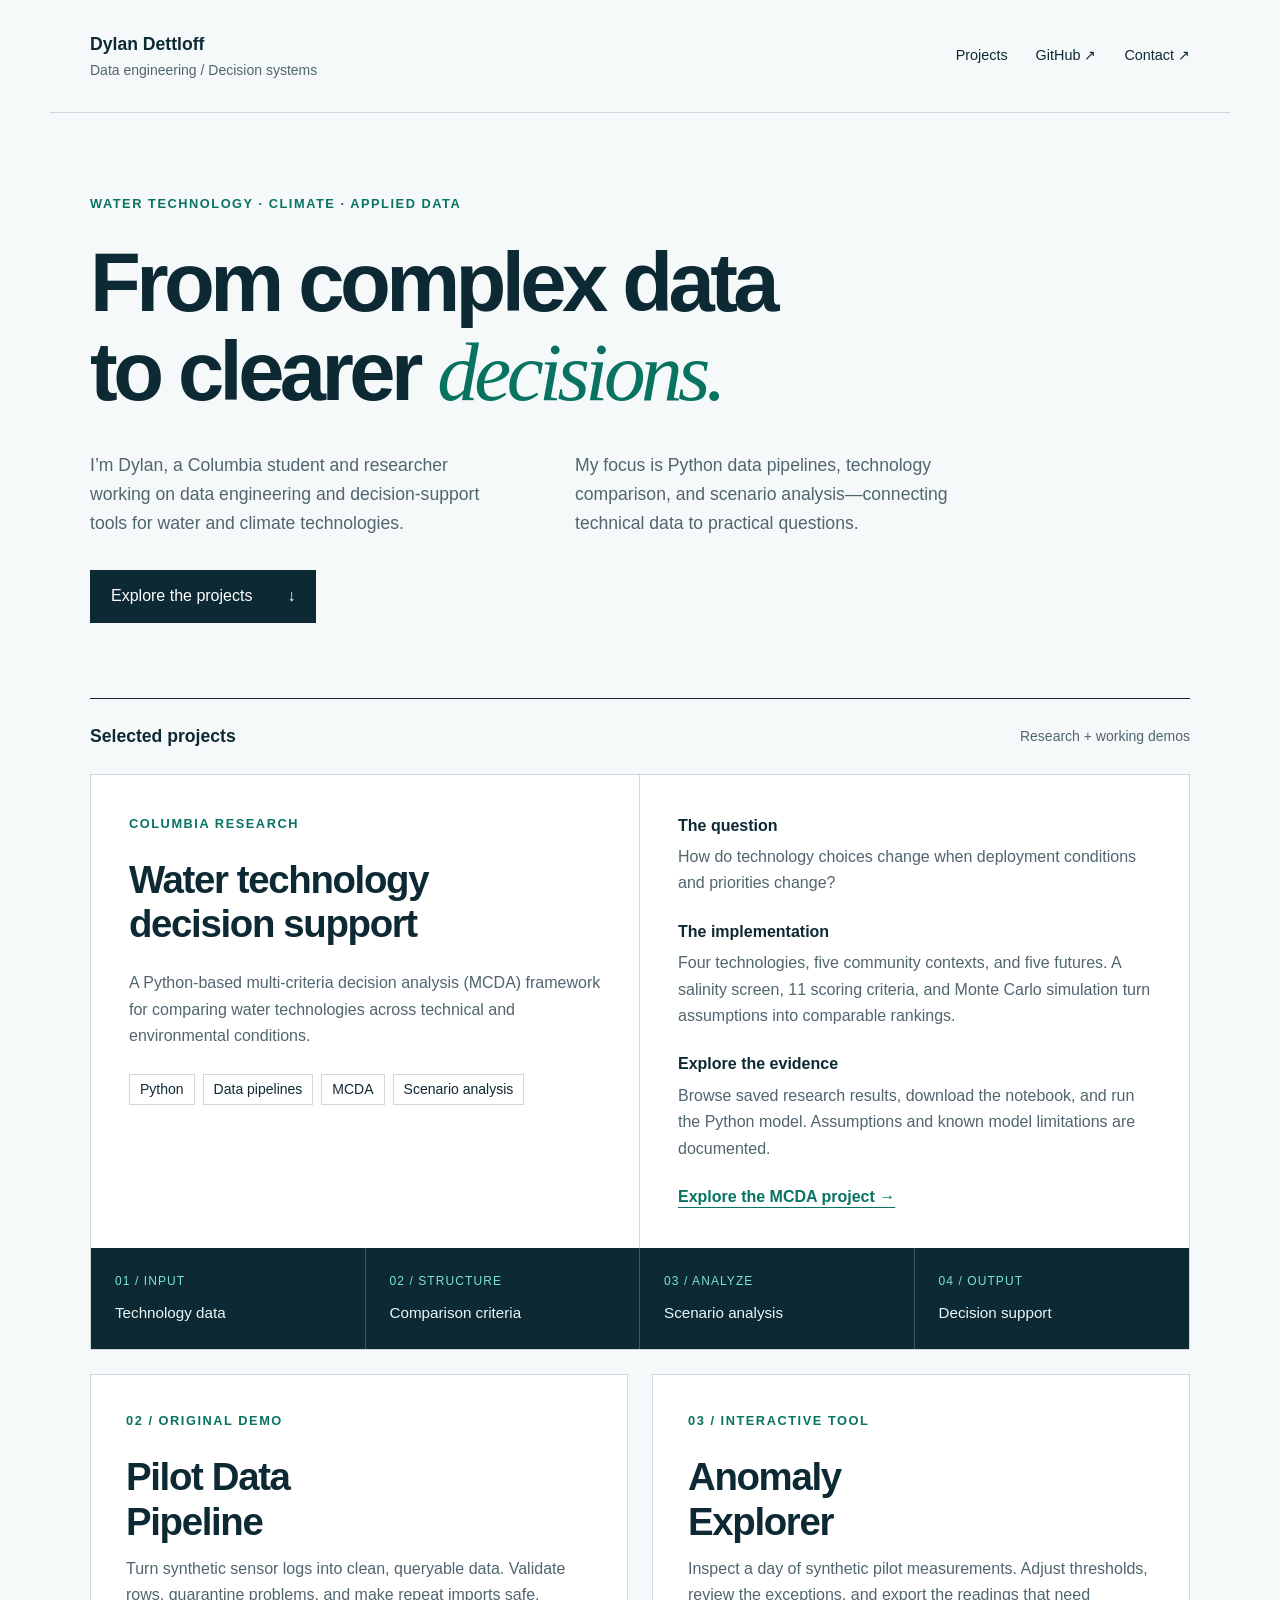
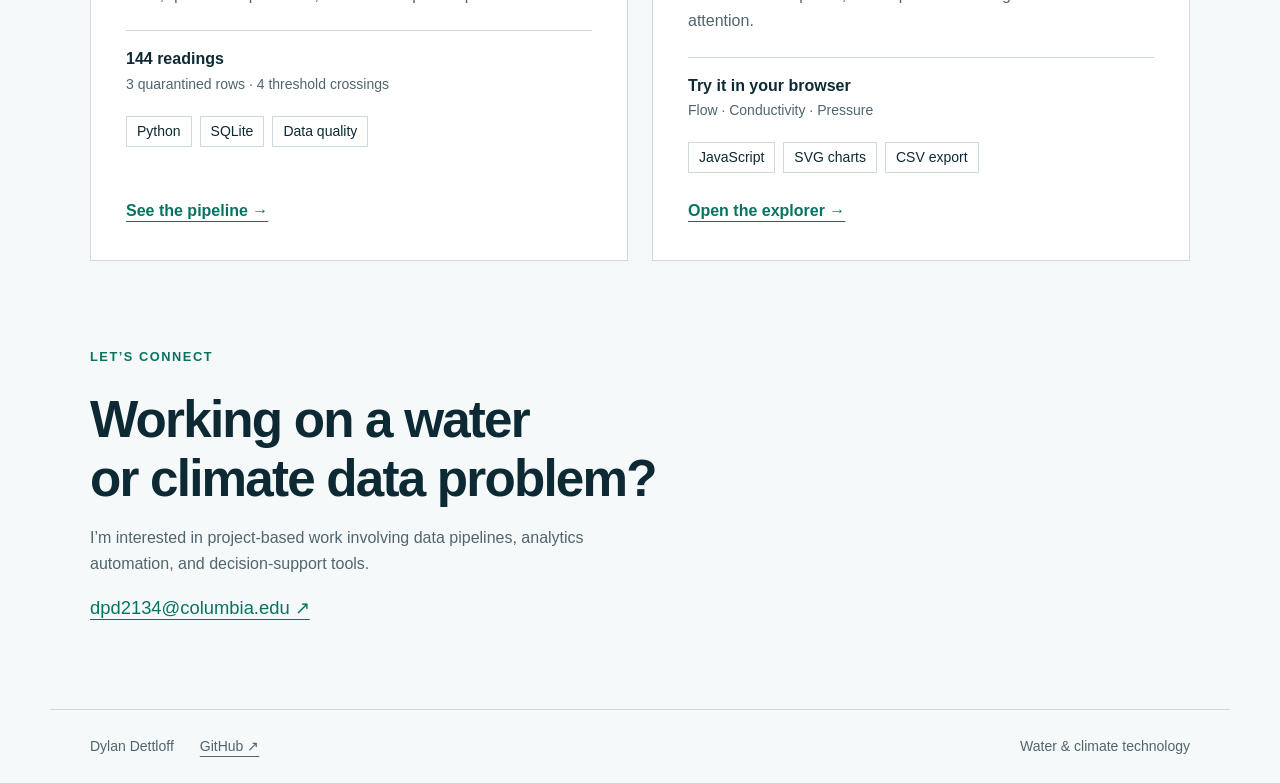
<file: index.html>
<!doctype html>
<html lang="en">
<head>
  <meta charset="utf-8">
  <meta name="viewport" content="width=device-width, initial-scale=1">
  <meta name="description" content="Dylan Dettloff — data engineering and decision-support tools for water and climate technologies.">
  <title>Dylan Dettloff | Data engineering & water technology</title>
  <link rel="icon" href="data:image/svg+xml,%3Csvg xmlns='http://www.w3.org/2000/svg' viewBox='0 0 32 32'%3E%3Crect width='32' height='32' rx='7' fill='%230d2933'/%3E%3Ctext x='6' y='23' font-size='21' font-family='Arial' fill='%237be4cf'%3ED%3C/text%3E%3C/svg%3E">
  <link rel="stylesheet" href="style.css">
</head>
<body>
  <a class="skip" href="#main">Skip to content</a>
  <header class="wrap"><a class="name" href="#">Dylan Dettloff<span>Data engineering / Decision systems</span></a><nav aria-label="Main navigation"><a href="#work">Projects</a><a href="https://github.com/dylandettloff">GitHub ↗</a><a href="mailto:dpd2134@columbia.edu">Contact ↗</a></nav></header>
  <main id="main">
    <section class="hero wrap">
      <p class="eyebrow">Water technology · Climate · Applied data</p>
      <h1>From complex data<br>to clearer <em>decisions.</em></h1>
      <div class="intro"><p>I’m Dylan, a Columbia student and researcher working on data engineering and decision-support tools for water and climate technologies.</p><p>My focus is Python data pipelines, technology comparison, and scenario analysis—connecting technical data to practical questions.</p></div>
      <a class="button" href="#work">Explore the projects <span aria-hidden="true">↓</span></a>
    </section>
    <section class="work wrap" id="work" aria-labelledby="work-title">
      <div class="section-heading"><h2 id="work-title">Selected projects</h2><span>Research + working demos</span></div>
      <article>
        <div class="project-intro"><p class="eyebrow">Columbia research</p><h3>Water technology<br>decision support</h3><p>A Python-based multi-criteria decision analysis (MCDA) framework for comparing water technologies across technical and environmental conditions.</p><div class="tags"><span>Python</span><span>Data pipelines</span><span>MCDA</span><span>Scenario analysis</span></div></div>
        <div class="project-detail"><h4>The question</h4><p>How do technology choices change when deployment conditions and priorities change?</p><h4>The implementation</h4><p>Four technologies, five community contexts, and five futures. A salinity screen, 11 scoring criteria, and Monte Carlo simulation turn assumptions into comparable rankings.</p><h4>Explore the evidence</h4><p>Browse saved research results, download the notebook, and run the Python model. Assumptions and known model limitations are documented.</p><a class="project-link" href="projects/desalination-mcda/">Explore the MCDA project →</a></div>
        <div class="flow" aria-label="Conceptual workflow: technology data, comparison criteria, scenario analysis, decision support"><div><span>01 / INPUT</span><strong>Technology data</strong></div><div><span>02 / STRUCTURE</span><strong>Comparison criteria</strong></div><div><span>03 / ANALYZE</span><strong>Scenario analysis</strong></div><div><span>04 / OUTPUT</span><strong>Decision support</strong></div></div>
      </article>
      <div class="demo-grid">
        <article class="demo-card"><p class="eyebrow">02 / Original demo</p><h3>Pilot Data<br>Pipeline</h3><p>Turn synthetic sensor logs into clean, queryable data. Validate rows, quarantine problems, and make repeat imports safe.</p><div class="mini-evidence"><strong>144 readings</strong><span>3 quarantined rows · 4 threshold crossings</span></div><div class="tags"><span>Python</span><span>SQLite</span><span>Data quality</span></div><a class="project-link" href="projects/pilot-data-pipeline/">See the pipeline →</a></article>
        <article class="demo-card"><p class="eyebrow">03 / Interactive tool</p><h3>Anomaly<br>Explorer</h3><p>Inspect a day of synthetic pilot measurements. Adjust thresholds, review the exceptions, and export the readings that need attention.</p><div class="mini-evidence"><strong>Try it in your browser</strong><span>Flow · Conductivity · Pressure</span></div><div class="tags"><span>JavaScript</span><span>SVG charts</span><span>CSV export</span></div><a class="project-link" href="projects/anomaly-explorer/">Open the explorer →</a></article>
      </div>
    </section>
    <section class="contact wrap" aria-labelledby="contact-title"><p class="eyebrow">Let’s connect</p><h2 id="contact-title">Working on a water<br>or climate data problem?</h2><p>I’m interested in project-based work involving data pipelines, analytics automation, and decision-support tools.</p><a href="mailto:dpd2134@columbia.edu">dpd2134@columbia.edu ↗</a></section>
  </main>
  <footer class="wrap"><span>Dylan Dettloff</span><a href="https://github.com/dylandettloff">GitHub ↗</a><span>Water & climate technology</span></footer>
</body>
</html>
</file>
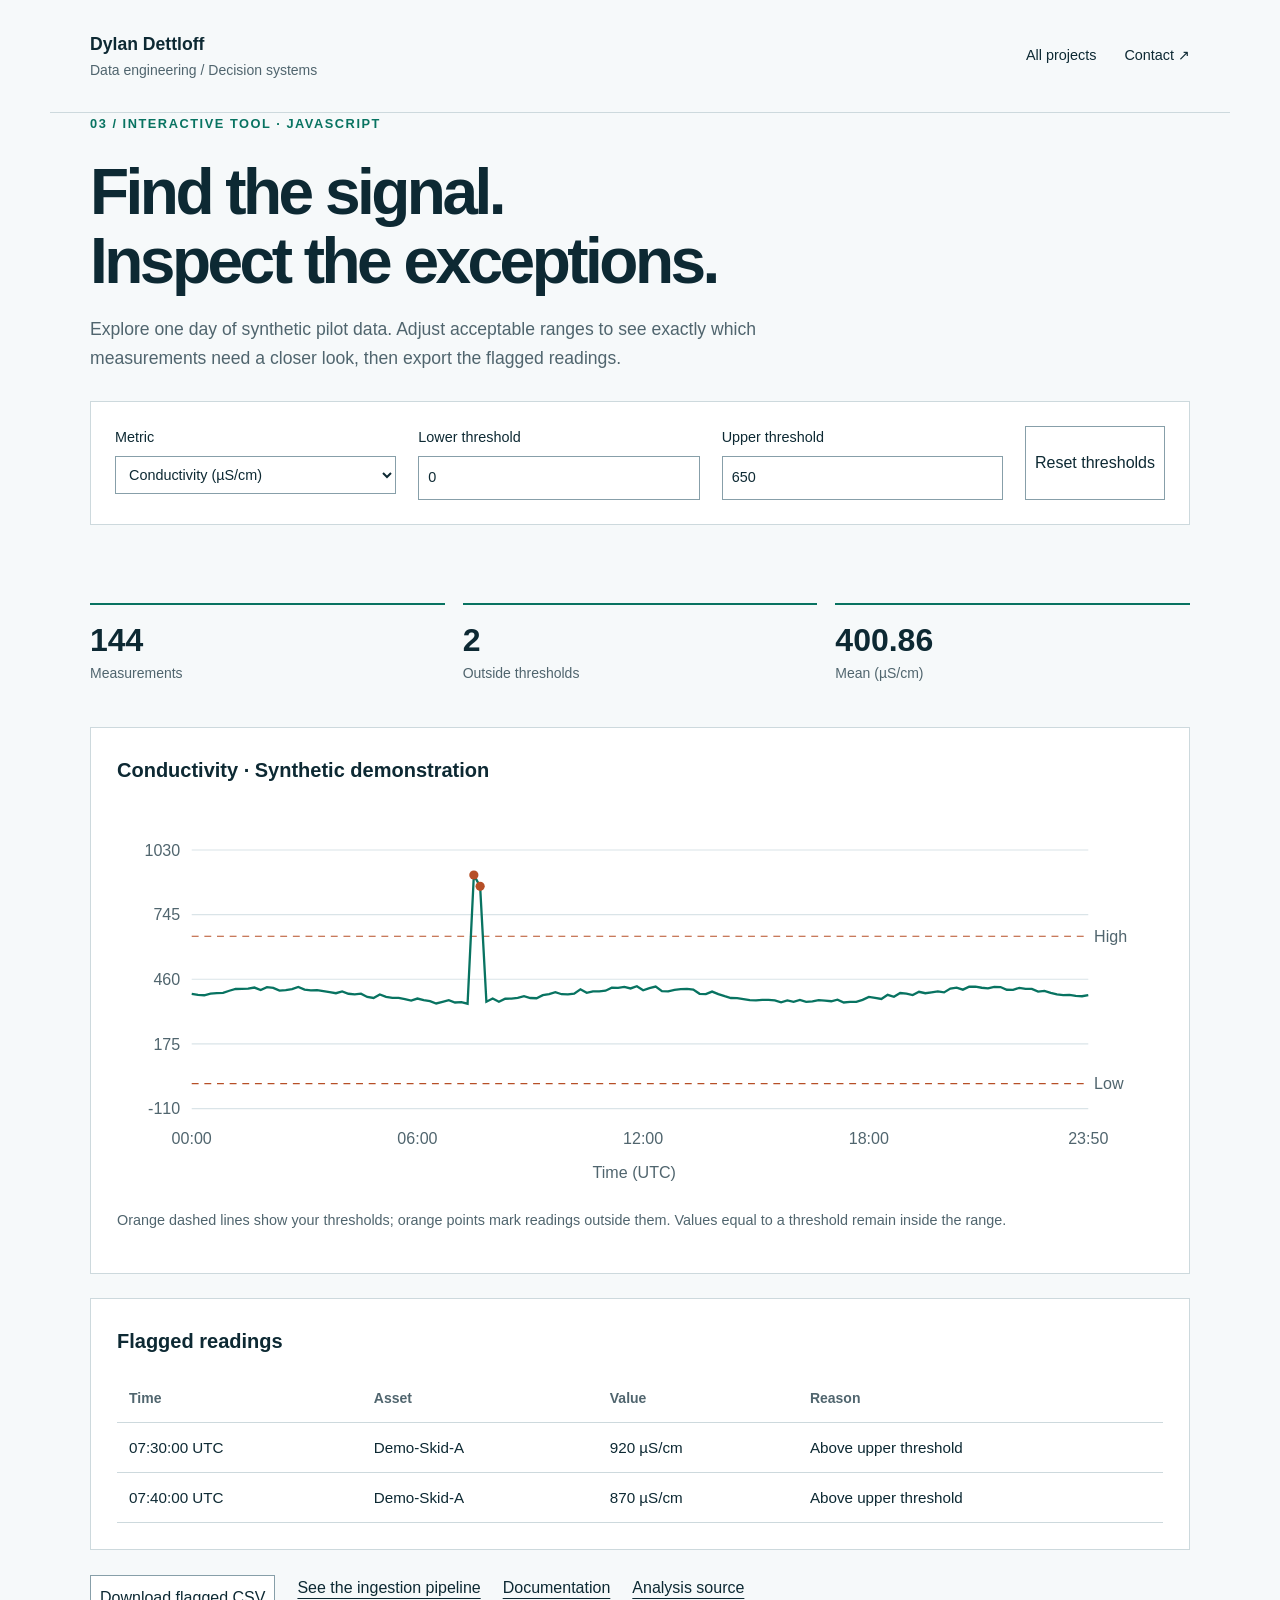
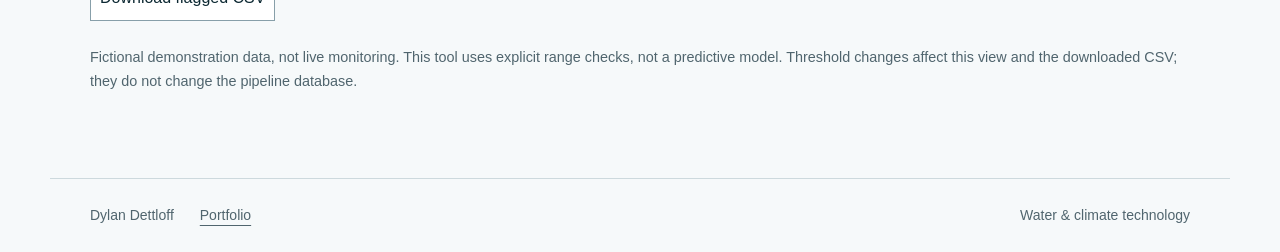
<file: projects/anomaly-explorer/index.html>
<!doctype html>
<html lang="en"><head><meta charset="utf-8"><meta name="viewport" content="width=device-width,initial-scale=1">
<title>Anomaly Explorer | Dylan Dettloff</title><meta name="description" content="Anomaly Explorer — a data engineering portfolio project by Dylan Dettloff.">
<link rel="icon" href="data:image/svg+xml,%3Csvg xmlns='http://www.w3.org/2000/svg' viewBox='0 0 32 32'%3E%3Crect width='32' height='32' rx='7' fill='%230d2933'/%3E%3Ctext x='6' y='23' font-size='21' font-family='Arial' fill='%237be4cf'%3ED%3C/text%3E%3C/svg%3E">
<link rel="stylesheet" href="../../style.css"><link rel="stylesheet" href="../../project.css"></head><body>
<a class="skip" href="#main">Skip to content</a><header class="wrap"><a class="name" href="../../">Dylan Dettloff<span>Data engineering / Decision systems</span></a><nav aria-label="Main navigation"><a href="../../#work">All projects</a><a href="mailto:dpd2134@columbia.edu">Contact ↗</a></nav></header>
<main id="main" class="wrap project-page">
<p class="eyebrow">03 / Interactive tool · JavaScript</p><h1>Find the signal.<br>Inspect the exceptions.</h1><p class="lede">Explore one day of synthetic pilot data. Adjust acceptable ranges to see exactly which measurements need a closer look, then export the flagged readings.</p>
<div class="controls"><label>Metric<select id="metric"><option value="conductivity_us_cm">Conductivity (µS/cm)</option><option value="flow_lpm">Flow (L/min)</option><option value="pressure_bar">Pressure (bar)</option></select></label><label>Lower threshold<input id="low" type="number" step="any"></label><label>Upper threshold<input id="high" type="number" step="any"></label><button id="reset" type="button">Reset thresholds</button></div>
<p id="error" class="error" role="alert"></p><noscript><p>Enable JavaScript to use this tool. The sample dataset is available from the pipeline project.</p></noscript>
<div id="results"><div class="stats" aria-live="polite"><div class="stat"><strong id="count">—</strong><span>Measurements</span></div><div class="stat"><strong id="flagged">—</strong><span>Outside thresholds</span></div><div class="stat"><strong id="mean">—</strong><span id="mean-label">Mean</span></div></div>
<section class="panel"><h2 id="chart-title">Synthetic measurements</h2><svg id="chart" class="chart" viewBox="0 0 910 340" role="img" aria-label="Synthetic measurement chart"></svg><p class="note">Orange dashed lines show your thresholds; orange points mark readings outside them. Values equal to a threshold remain inside the range.</p></section>
<section class="panel"><h2>Flagged readings</h2><p id="empty" hidden>No readings fall outside these thresholds.</p><div class="table-wrap"><table><thead><tr><th>Time</th><th>Asset</th><th>Value</th><th>Reason</th></tr></thead><tbody></tbody></table></div></section></div>
<div class="links"><button id="download" type="button">Download flagged CSV</button><a href="../pilot-data-pipeline/">See the ingestion pipeline</a><a href="README.md">Documentation</a><a href="analyze.js">Analysis source</a></div><p class="note">Fictional demonstration data, not live monitoring. This tool uses explicit range checks, not a predictive model. Threshold changes affect this view and the downloaded CSV; they do not change the pipeline database.</p>
</main><footer class="wrap"><span>Dylan Dettloff</span><a href="../../">Portfolio</a><span>Water & climate technology</span></footer><script src="data.js"></script><script src="analyze.js"></script><script src="app.js"></script></body></html>
</file>
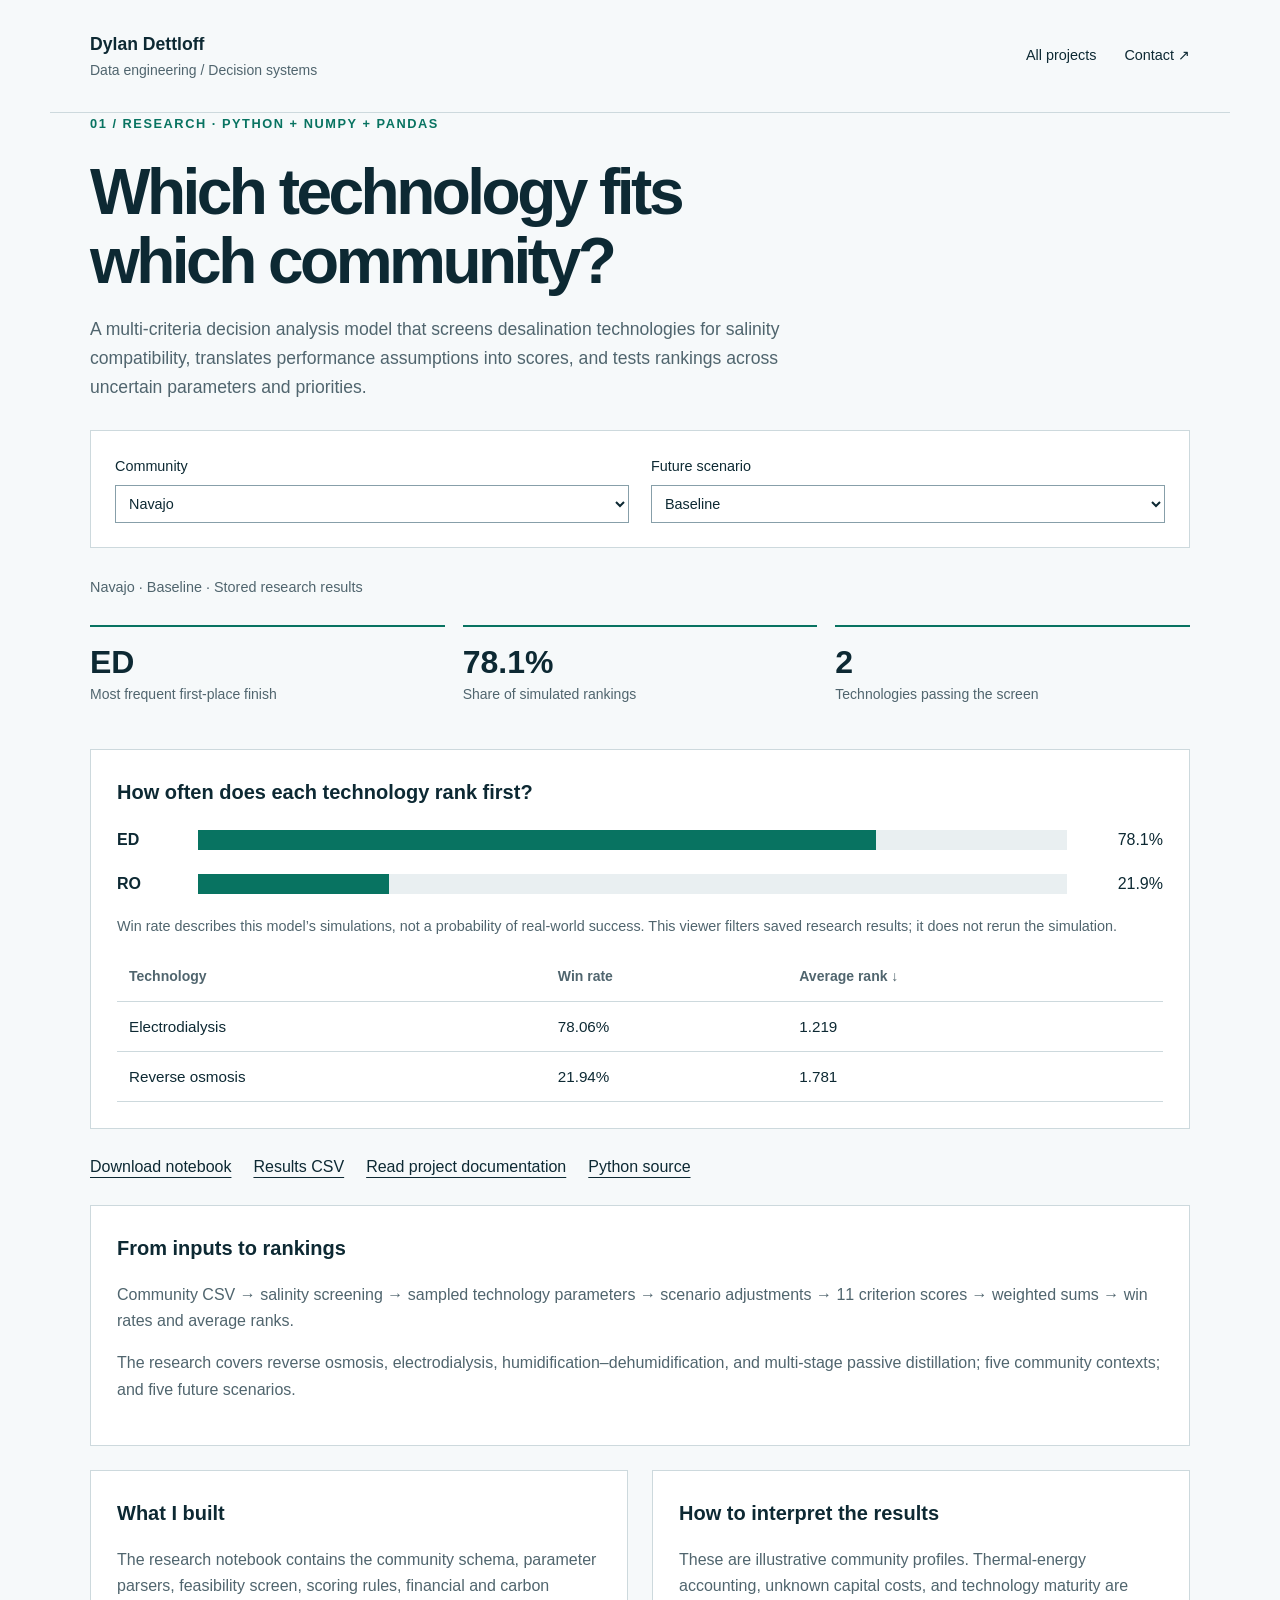
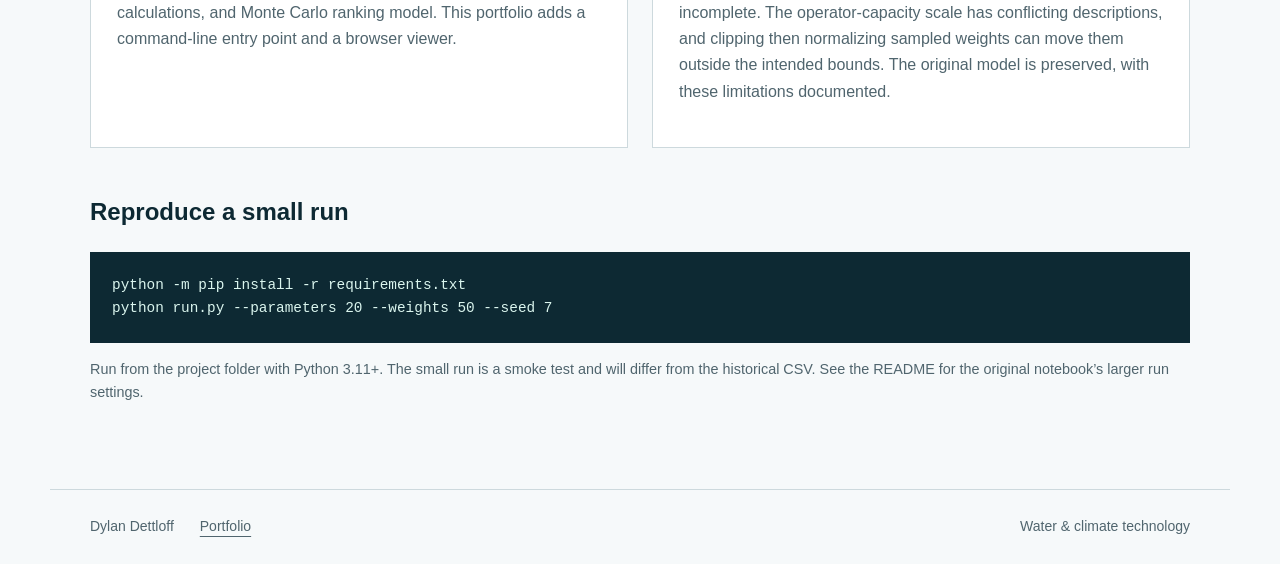
<file: projects/desalination-mcda/index.html>
<!doctype html>
<html lang="en"><head><meta charset="utf-8"><meta name="viewport" content="width=device-width,initial-scale=1">
<title>Desalination MCDA | Dylan Dettloff</title><meta name="description" content="Desalination MCDA — a data engineering portfolio project by Dylan Dettloff.">
<link rel="icon" href="data:image/svg+xml,%3Csvg xmlns='http://www.w3.org/2000/svg' viewBox='0 0 32 32'%3E%3Crect width='32' height='32' rx='7' fill='%230d2933'/%3E%3Ctext x='6' y='23' font-size='21' font-family='Arial' fill='%237be4cf'%3ED%3C/text%3E%3C/svg%3E">
<link rel="stylesheet" href="../../style.css"><link rel="stylesheet" href="../../project.css"></head><body>
<a class="skip" href="#main">Skip to content</a><header class="wrap"><a class="name" href="../../">Dylan Dettloff<span>Data engineering / Decision systems</span></a><nav aria-label="Main navigation"><a href="../../#work">All projects</a><a href="mailto:dpd2134@columbia.edu">Contact ↗</a></nav></header>
<main id="main" class="wrap project-page">
<p class="eyebrow">01 / Research · Python + NumPy + pandas</p><h1>Which technology fits<br>which community?</h1>
<p class="lede">A multi-criteria decision analysis model that screens desalination technologies for salinity compatibility, translates performance assumptions into scores, and tests rankings across uncertain parameters and priorities.</p>
<div class="controls"><label>Community<select id="community"></select></label><label>Future scenario<select id="future"></select></label></div>
<noscript><p>Enable JavaScript for interactive results, or download the results CSV below.</p></noscript>
<p id="context" class="note"></p><div class="stats" aria-live="polite"><div class="stat"><strong id="winner">—</strong><span>Most frequent first-place finish</span></div><div class="stat"><strong id="win-rate">—</strong><span>Share of simulated rankings</span></div><div class="stat"><strong id="feasible">—</strong><span>Technologies passing the screen</span></div></div>
<section class="panel"><h2>How often does each technology rank first?</h2><div id="bars"></div><p class="note">Win rate describes this model’s simulations, not a probability of real-world success. This viewer filters saved research results; it does not rerun the simulation.</p><div class="table-wrap"><table><thead><tr><th>Technology</th><th>Win rate</th><th>Average rank ↓</th></tr></thead><tbody></tbody></table></div></section>
<div class="links"><a href="research.ipynb" download>Download notebook</a><a href="desal_mcda_param_futures_summary.csv" download>Results CSV</a><a href="README.md">Read project documentation</a><a href="model.py">Python source</a></div>
<section class="panel"><h2>From inputs to rankings</h2><p>Community CSV → salinity screening → sampled technology parameters → scenario adjustments → 11 criterion scores → weighted sums → win rates and average ranks.</p><p>The research covers reverse osmosis, electrodialysis, humidification–dehumidification, and multi-stage passive distillation; five community contexts; and five future scenarios.</p></section>
<div class="two-col"><section class="panel"><h2>What I built</h2><p>The research notebook contains the community schema, parameter parsers, feasibility screen, scoring rules, financial and carbon calculations, and Monte Carlo ranking model. This portfolio adds a command-line entry point and a browser viewer.</p></section><section class="panel"><h2>How to interpret the results</h2><p>These are illustrative community profiles. Thermal-energy accounting, unknown capital costs, and technology maturity are incomplete. The operator-capacity scale has conflicting descriptions, and clipping then normalizing sampled weights can move them outside the intended bounds. The original model is preserved, with these limitations documented.</p></section></div>
<h2>Reproduce a small run</h2><pre>python -m pip install -r requirements.txt
python run.py --parameters 20 --weights 50 --seed 7</pre><p class="note">Run from the project folder with Python 3.11+. The small run is a smoke test and will differ from the historical CSV. See the README for the original notebook’s larger run settings.</p>
</main><footer class="wrap"><span>Dylan Dettloff</span><a href="../../">Portfolio</a><span>Water & climate technology</span></footer><script src="data.js"></script><script src="app.js"></script></body></html>
</file>
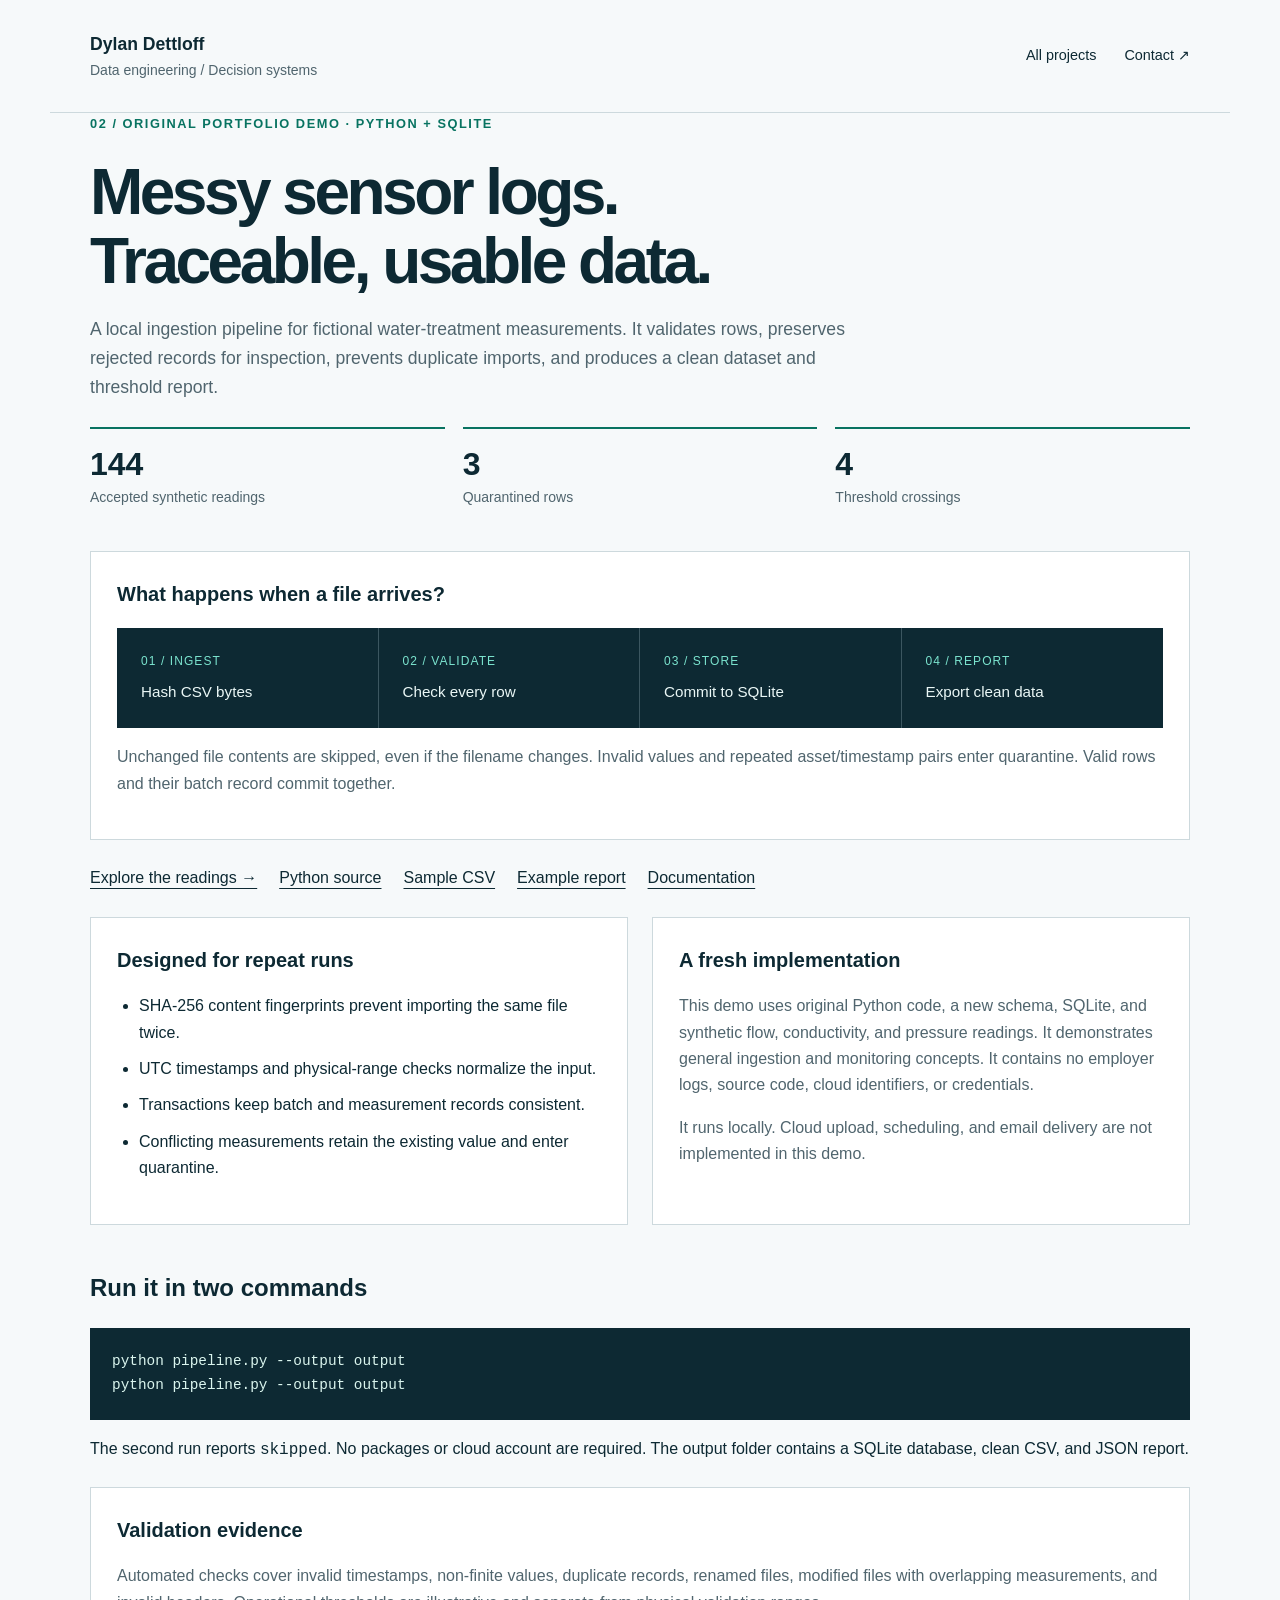
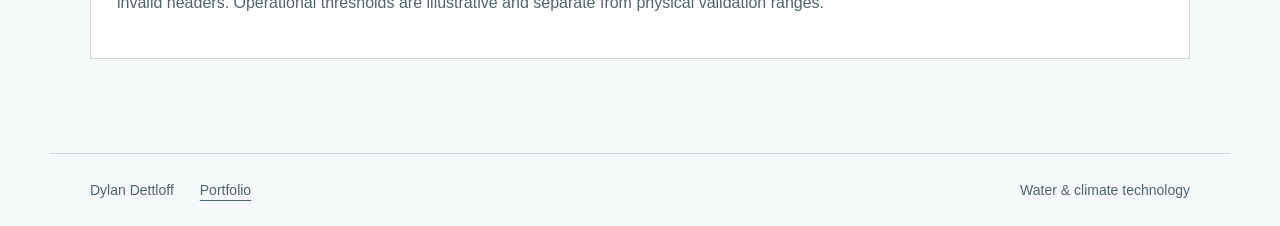
<file: projects/pilot-data-pipeline/index.html>
<!doctype html>
<html lang="en"><head><meta charset="utf-8"><meta name="viewport" content="width=device-width,initial-scale=1">
<title>Pilot Data Pipeline | Dylan Dettloff</title><meta name="description" content="Pilot Data Pipeline — a data engineering portfolio project by Dylan Dettloff.">
<link rel="icon" href="data:image/svg+xml,%3Csvg xmlns='http://www.w3.org/2000/svg' viewBox='0 0 32 32'%3E%3Crect width='32' height='32' rx='7' fill='%230d2933'/%3E%3Ctext x='6' y='23' font-size='21' font-family='Arial' fill='%237be4cf'%3ED%3C/text%3E%3C/svg%3E">
<link rel="stylesheet" href="../../style.css"><link rel="stylesheet" href="../../project.css"></head><body>
<a class="skip" href="#main">Skip to content</a><header class="wrap"><a class="name" href="../../">Dylan Dettloff<span>Data engineering / Decision systems</span></a><nav aria-label="Main navigation"><a href="../../#work">All projects</a><a href="mailto:dpd2134@columbia.edu">Contact ↗</a></nav></header>
<main id="main" class="wrap project-page">
<p class="eyebrow">02 / Original portfolio demo · Python + SQLite</p><h1>Messy sensor logs.<br>Traceable, usable data.</h1><p class="lede">A local ingestion pipeline for fictional water-treatment measurements. It validates rows, preserves rejected records for inspection, prevents duplicate imports, and produces a clean dataset and threshold report.</p>
<div class="stats"><div class="stat"><strong>144</strong><span>Accepted synthetic readings</span></div><div class="stat"><strong>3</strong><span>Quarantined rows</span></div><div class="stat"><strong>4</strong><span>Threshold crossings</span></div></div>
<section class="panel"><h2>What happens when a file arrives?</h2><div class="flow"><div><span>01 / INGEST</span><strong>Hash CSV bytes</strong></div><div><span>02 / VALIDATE</span><strong>Check every row</strong></div><div><span>03 / STORE</span><strong>Commit to SQLite</strong></div><div><span>04 / REPORT</span><strong>Export clean data</strong></div></div><p>Unchanged file contents are skipped, even if the filename changes. Invalid values and repeated asset/timestamp pairs enter quarantine. Valid rows and their batch record commit together.</p></section>
<div class="links"><a href="../anomaly-explorer/">Explore the readings →</a><a href="pipeline.py">Python source</a><a href="sample-data/synthetic-day.csv" download>Sample CSV</a><a href="example-report.json" download>Example report</a><a href="README.md">Documentation</a></div>
<div class="two-col"><section class="panel"><h2>Designed for repeat runs</h2><ul><li>SHA-256 content fingerprints prevent importing the same file twice.</li><li>UTC timestamps and physical-range checks normalize the input.</li><li>Transactions keep batch and measurement records consistent.</li><li>Conflicting measurements retain the existing value and enter quarantine.</li></ul></section><section class="panel"><h2>A fresh implementation</h2><p>This demo uses original Python code, a new schema, SQLite, and synthetic flow, conductivity, and pressure readings. It demonstrates general ingestion and monitoring concepts. It contains no employer logs, source code, cloud identifiers, or credentials.</p><p>It runs locally. Cloud upload, scheduling, and email delivery are not implemented in this demo.</p></section></div>
<h2>Run it in two commands</h2><pre>python pipeline.py --output output
python pipeline.py --output output</pre><p>The second run reports <code>skipped</code>. No packages or cloud account are required. The output folder contains a SQLite database, clean CSV, and JSON report.</p>
<section class="panel"><h2>Validation evidence</h2><p>Automated checks cover invalid timestamps, non-finite values, duplicate records, renamed files, modified files with overlapping measurements, and invalid headers. Operational thresholds are illustrative and separate from physical validation ranges.</p></section>
</main><footer class="wrap"><span>Dylan Dettloff</span><a href="../../">Portfolio</a><span>Water & climate technology</span></footer></body></html>
</file>
<file: style.css>
:root{color-scheme:light;--ink:#0d2933;--muted:#50656e;--accent:#087361;--line:#cdd9dd;--paper:#f6f9fa}*{box-sizing:border-box}html{scroll-behavior:smooth;scroll-padding-top:2rem}body{margin:0;background:var(--paper);color:var(--ink);font:1rem/1.65 -apple-system,BlinkMacSystemFont,"Segoe UI",sans-serif}a{color:inherit;text-underline-offset:5px}a:focus-visible{outline:3px solid var(--accent);outline-offset:6px}.wrap{max-width:1180px;margin:auto;padding-left:40px;padding-right:40px}.draft{padding:9px 20px;text-align:center;background:var(--ink);color:#e0f6f3;font-size:.875rem}.skip{position:absolute;left:12px;top:-100px;background:white;padding:12px;z-index:5}.skip:focus{top:12px}header{display:flex;justify-content:space-between;align-items:center;padding-top:30px;padding-bottom:30px;border-bottom:1px solid var(--line)}.name{font-weight:700;text-decoration:none;font-size:1.1rem}.name span{display:block;color:var(--muted);font-size:.875rem;font-weight:400}nav{display:flex;gap:28px;font-size:.9rem}nav a{text-decoration:none}.hero{padding-top:80px;padding-bottom:75px}.eyebrow{text-transform:uppercase;letter-spacing:.12em;font-size:.8rem;font-weight:650;color:var(--accent);margin:0 0 24px}h1{font-size:clamp(2.8rem,6.5vw,5.5rem);letter-spacing:-.055em;line-height:1.07;font-weight:550;margin:0 0 34px}h1 em{font-family:Georgia,serif;font-weight:400;color:var(--accent)}.intro{display:grid;grid-template-columns:1fr 1fr;gap:70px;max-width:900px}.intro p{margin:0;color:var(--muted);font-size:1.1rem}.button{display:inline-flex;gap:35px;align-items:center;margin-top:32px;background:var(--ink);color:white;text-decoration:none;padding:13px 21px}.section-heading{display:flex;justify-content:space-between;align-items:center;border-top:1px solid var(--ink);padding:23px 0}.section-heading h2{font-size:1.1rem;margin:0}.section-heading>span{font-size:.875rem;color:var(--muted)}article{background:white;border:1px solid var(--line);display:grid;grid-template-columns:1fr 1fr}.project-intro,.project-detail{padding:38px}.project-intro{border-right:1px solid var(--line)}h3{font-size:2.4rem;line-height:1.15;letter-spacing:-.035em;margin:0 0 24px}article p{color:var(--muted)}h4{font-size:1rem;margin:0 0 5px}.project-detail p{margin:0 0 22px}.project-detail p:last-child{margin-bottom:0}.tags{display:flex;flex-wrap:wrap;gap:8px;margin-top:25px}.tags span{font-size:.875rem;padding:3px 10px;border:1px solid var(--line)}.flow{grid-column:1/-1;display:grid;grid-template-columns:repeat(4,1fr);background:var(--ink);color:#eaf7f6}.flow div{padding:24px;border-right:1px solid #3b5660}.flow div:last-child{border-right:0}.flow span{display:block;font-size:.75rem;letter-spacing:.09em;color:#7be4cf}.flow strong{display:block;font-size:.95rem;margin-top:8px;font-weight:500}.contact{padding-top:85px;padding-bottom:85px}.contact h2{font-size:clamp(2rem,4vw,3.2rem);line-height:1.15;letter-spacing:-.035em;margin:0}.contact p:not(.eyebrow){max-width:540px;color:var(--muted)}.contact>a{font-size:1.15rem;color:var(--accent)}footer{border-top:1px solid var(--line);display:flex;gap:26px;padding-top:25px;padding-bottom:25px;font-size:.875rem;color:var(--muted)}footer span:last-child{margin-left:auto}@media(max-width:700px){.wrap{padding-left:22px;padding-right:22px}header{align-items:flex-start;gap:20px;flex-direction:column}nav{gap:24px}.hero{padding-top:45px;padding-bottom:48px}.intro{grid-template-columns:1fr;gap:18px}article{grid-template-columns:1fr}.project-intro,.project-detail{padding:25px}.project-intro{border-right:0;border-bottom:1px solid var(--line)}.flow{grid-template-columns:1fr 1fr}.flow div{border-bottom:1px solid #3b5660}.flow div:nth-child(2){border-right:0}.section-heading{gap:15px}.contact{padding-top:55px;padding-bottom:55px}footer{flex-wrap:wrap}footer span:last-child{margin-left:0;width:100%}}@media(prefers-reduced-motion:reduce){html{scroll-behavior:auto}}
:root{--focus:#087361}.demo-grid{display:grid;grid-template-columns:1fr 1fr;gap:24px;margin-top:24px}.demo-card{display:flex;flex-direction:column;padding:35px}.demo-card h3{margin-bottom:12px}.demo-card p:not(.eyebrow){margin:0 0 22px}.demo-card .tags{margin:20px 0 25px}.project-link{display:inline-block;font-weight:600;color:var(--accent);margin-top:auto}.mini-evidence{padding-top:15px;border-top:1px solid var(--line)}.mini-evidence strong,.mini-evidence span{display:block}.mini-evidence span{font-size:.875rem;color:var(--muted)}@media(max-width:700px){.demo-grid{grid-template-columns:1fr}.demo-card{padding:25px}}button:focus-visible,input:focus-visible,select:focus-visible{outline:3px solid var(--accent);outline-offset:3px}
</file>
<file: project.css>
header{margin-bottom:35px}.project-page{padding-bottom:70px}.project-page h1{font-size:clamp(2.4rem,5vw,4rem);margin-bottom:20px}.lede{max-width:760px;font-size:1.1rem;color:var(--muted)}.controls{display:flex;flex-wrap:wrap;gap:22px;padding:24px;background:white;border:1px solid var(--line);margin:28px 0}.controls label{display:flex;flex-direction:column;gap:6px;font-size:.9rem;flex:1;min-width:160px}select,input,button{font:inherit;max-width:100%;padding:9px;color:var(--ink);background:white;border:1px solid #879fa9;border-radius:0}button{cursor:pointer}.stats{display:grid;grid-template-columns:repeat(3,1fr);gap:18px;margin:25px 0}.stat{border-top:2px solid var(--accent);padding:16px 0}.stat strong{display:block;font-size:2rem;line-height:1.2}.stat span{color:var(--muted);font-size:.875rem}.panel{background:white;border:1px solid var(--line);padding:26px;margin:24px 0}.panel h2{font-size:1.25rem;margin-top:0}.panel p{color:var(--muted)}.table-wrap{overflow-x:auto}table{width:100%;border-collapse:collapse;font-size:.95rem}th,td{text-align:left;padding:12px;border-bottom:1px solid var(--line);white-space:nowrap}th{color:var(--muted);font-size:.875rem}.bar-row{display:grid;grid-template-columns:65px 1fr 80px;gap:16px;align-items:center;margin:18px 0}.bar-track{height:20px;background:#e9eff1}.bar-fill{background:var(--accent);height:100%}.bar-value{text-align:right}.note{font-size:.9rem;color:var(--muted)}.links{display:flex;gap:22px;flex-wrap:wrap;margin:25px 0}.chart{display:block;width:100%;height:auto}.chart text{font-family:Arial,sans-serif;font-size:14px;fill:var(--muted)}.error{color:#a02e20;min-height:1.6em}pre{white-space:pre-wrap;overflow-wrap:anywhere;background:var(--ink);color:#daf5ee;padding:22px;font-size:.9rem}.two-col{display:grid;grid-template-columns:1fr 1fr;gap:24px}.two-col .panel{margin-top:0}.project-page ul{padding-left:22px}.project-page li{margin-bottom:10px}@media(max-width:700px){.two-col{grid-template-columns:1fr}.stats{gap:12px}.stat strong{font-size:1.65rem}.panel{padding:18px}.controls{padding:18px}.bar-row{grid-template-columns:55px 1fr 65px;gap:10px}}
</file>
